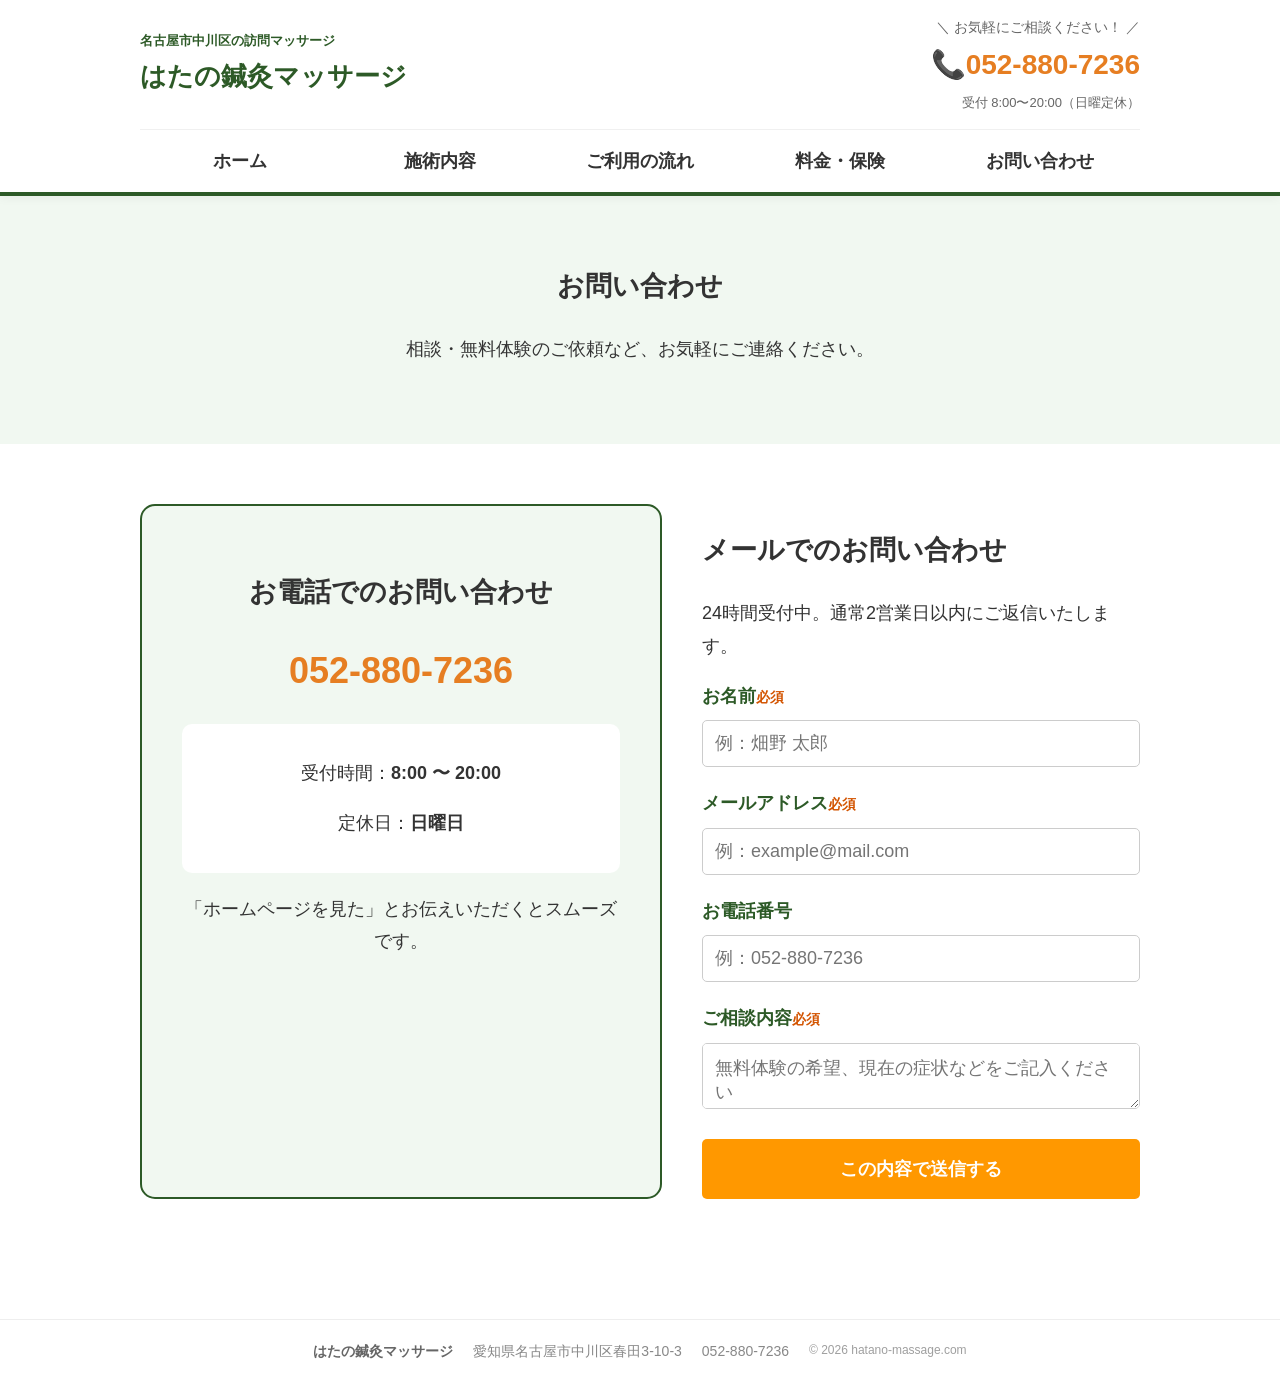
<file: contact.html>
<!DOCTYPE html>
<html lang="ja">
<head>
    <meta charset="UTF-8">
    <meta name="viewport" content="width=device-width, initial-scale=1.0">

    <title>お問い合わせ｜はたの鍼灸マッサージ【保険適用】</title>

    <meta name="description" content="名古屋市中川区を中心に訪問マッサージ・鍼灸を行っております。歩行困難や脳梗塞後遺症でお悩みの方のご自宅へ国家資格者が伺い、リハビリや痛みの緩和をサポート。まずは無料体験からお気軽にご相談ください。">

    <meta name="keywords" content="訪問マッサージ,名古屋市中川区,鍼灸,リハビリ,はたの鍼灸マッサージ">

    <link rel="canonical" href="https://hatano-massage.com/">

    <meta property="og:type" content="website">
    <meta property="og:title" content="はたの鍼灸マッサージ｜名古屋市中川区の訪問リハビリマッサージ">
    <meta property="og:description" content="ご自宅で安心の施術を。国家資格を持つ鍼灸師が、あなたの笑顔の毎日をサポートします。">
    <meta property="og:url" content="https://hatano-massage.com/">
    <meta property="og:image" content="https://hatano-massage.com/images/ogp-image.jpg">
    <link rel="icon" href="images/favicon.ico">

        <script type="application/ld+json">
    {
    "@context": "https://schema.org",
    "@type": "LocalBusiness",
    "name": "はたの鍼灸マッサージ",
    "image": "https://hatano-massage.com/images/profile.jpg", 
    "address": {
        "@type": "PostalAddress",
        "streetAddress": "春田3-10-3",
        "addressLocality": "名古屋市中川区",
        "addressRegion": "愛知県",
        "postalCode": "454-0985",
        "addressCountry": "JP"
    },
    "geo": {
        "@type": "GeoCoordinates",
        "latitude": 35.138851,
        "longitude": 136.815777
    },
    "url": "https://hatano-massage.com/",
    "telephone": "+81-52-880-7236",
    "priceRange": "¥¥",
    "openingHoursSpecification": [
        {
        "@type": "OpeningHoursSpecification",
        "dayOfWeek": ["Monday", "Tuesday", "Wednesday", "Thursday", "Friday", "Saturday"],
        "opens": "09:00",
        "closes": "19:00"
        }
    ],
    "areaServed": {
        "@type": "AdministrativeArea",
        "name": "名古屋市中川区"
    }
    }
    </script>


    <link rel="stylesheet" href="style.css">
</head>

<body> <header class="site-header">
    <div class="container">
        <div class="header-top">
            <div class="site-branding">
                <a href="index.html" class="logo-text">
                    <span class="sub-logo">名古屋市中川区の訪問マッサージ</span>
                    <h1>はたの鍼灸マッサージ</h1>
                </a>
            </div>

            <div class="header-contact">
                <p class="contact-label">＼ お気軽にご相談ください！ ／</p>
                <a href="tel:052-880-7236" class="header-tel">
                    <span class="icon">📞</span>052-880-7236
                </a>
                <p class="header-hours">受付 8:00〜20:00（日曜定休）</p>
            </div>

            <button class="menu-toggle" id="menu-toggle">
                <span></span>
                <span></span>
                <span></span>
            </button>
        </div>
            
        <nav class="main-nav" id="main-nav">
            <ul>
                <li><a href="index.html">ホーム</a></li>
                <li><a href="service.html">施術内容</a></li>
                <li><a href="flow.html">ご利用の流れ</a></li>
                <li><a href="price.html">料金・保険</a></li>
                <li><a href="contact.html" class="active">お問い合わせ</a></li> </ul>
        </nav>
    </div>
</header>

    <main>
        <section class="page-header hero"> <div class="container">
                <h1>お問い合わせ</h1>
                <p>相談・無料体験のご依頼など、お気軽にご連絡ください。</p>
            </div>
        </section>

        <section class="contact-section container">
            
            <div class="contact-box tel-box">
                <h2>お電話でのお問い合わせ</h2>
                <p class="tel-big">052-880-7236</p>
                <div class="business-hours">
                    <p>受付時間：<strong>8:00 〜 20:00</strong></p>
                    <p>定休日：<strong>日曜日</strong></p>
                </div>
                <p class="tel-note">「ホームページを見た」とお伝えいただくとスムーズです。</p>
            </div>

            <div class="contact-box form-box">
                <h2>メールでのお問い合わせ</h2>
                <p>24時間受付中。通常2営業日以内にご返信いたします。</p>
                
                <form action="https://formspree.io/f/xlgwadjy" method="post" class="contact-form">
                    <div class="form-group">
                        <label for="name">お名前<span>必須</span></label>
                        <input type="text" id="name" name="name" required placeholder="例：畑野 太郎">
                    </div>

                    <div class="form-group">
                        <label for="email">メールアドレス<span>必須</span></label>
                        <input type="email" id="email" name="email" required placeholder="例：example@mail.com">
                    </div>

                    <div class="form-group">
                        <label for="tel">お電話番号</label>
                        <input type="tel" id="tel" name="tel" placeholder="例：052-880-7236">
                    </div>

                    <div class="form-group">
                        <label for="message">ご相談内容<span>必須</span></label>
                        <textarea id="message" name="message" required placeholder="無料体験の希望、現在の症状などをご記入ください"></textarea>
                    </div>

                    <button type="submit" class="submit-btn">この内容で送信する</button>
                </form>
            </div>

        </section>
    </main>

    <footer class="site-footer">
        <div class="container">
            <div class="footer-content">
                <span class="footer-name">はたの鍼灸マッサージ</span>
                <span class="footer-address">愛知県名古屋市中川区春田3-10-3</span>
                <span class="footer-tel">052-880-7236</span>
                <p class="copyright">&copy; 2026 hatano-massage.com</p>
            </div>
        </div>
    </footer>
    <button id="back-to-top" class="back-to-top">↑ 上に戻る</button>
    <script src="script.js"></script>
</body>
</html>
</file>
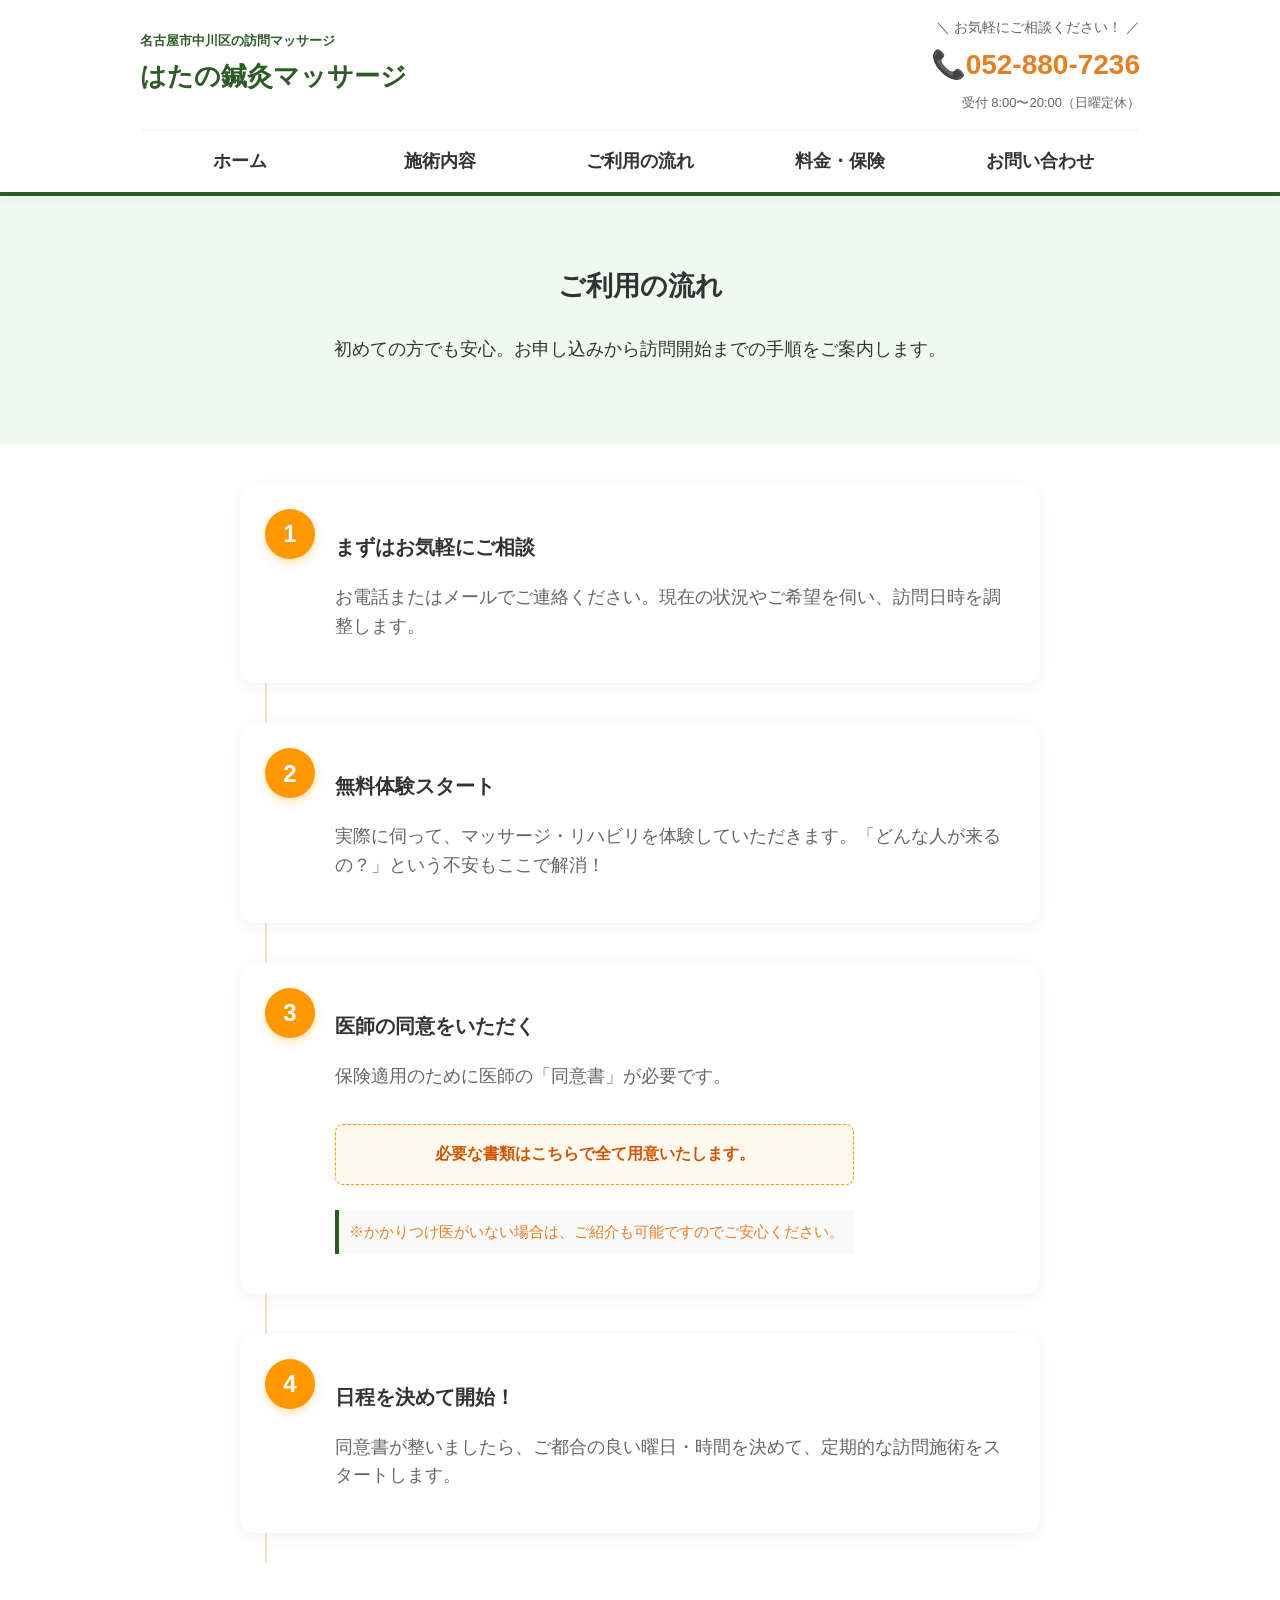
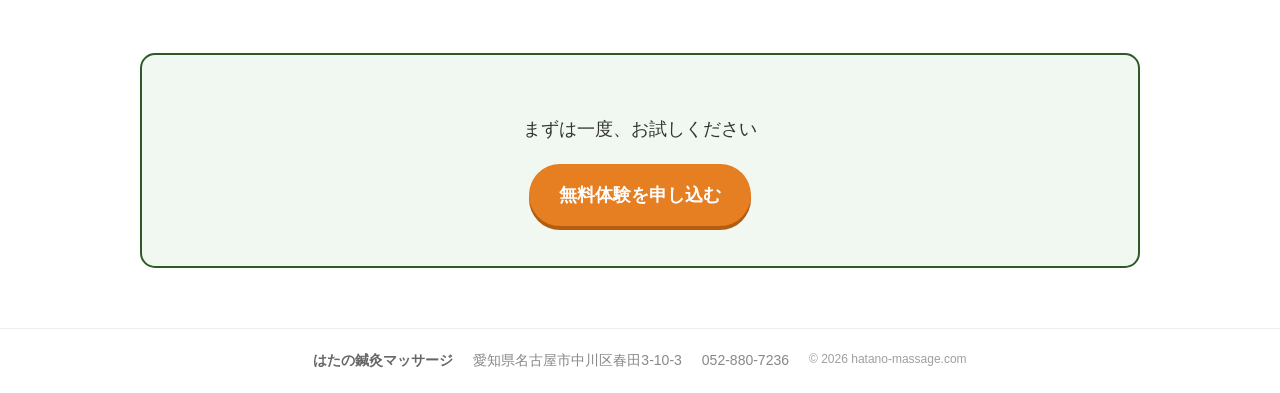
<file: flow.html>
<!DOCTYPE html>
<html lang="ja">
<head>
    <meta charset="UTF-8">
    <meta name="viewport" content="width=device-width, initial-scale=1.0">

    <title>ご利用の流れ｜はたの鍼灸マッサージ【保険適用】</title>

    <meta name="description" content="名古屋市中川区を中心に訪問マッサージ・鍼灸を行っております。歩行困難や脳梗塞後遺症でお悩みの方のご自宅へ国家資格者が伺い、リハビリや痛みの緩和をサポート。まずは無料体験からお気軽にご相談ください。">

    <meta name="keywords" content="訪問マッサージ,名古屋市中川区,鍼灸,リハビリ,はたの鍼灸マッサージ">

    <link rel="canonical" href="https://hatano-massage.com/">

    <meta property="og:type" content="website">
    <meta property="og:title" content="はたの鍼灸マッサージ｜名古屋市中川区の訪問リハビリマッサージ">
    <meta property="og:description" content="ご自宅で安心の施術を。国家資格を持つ鍼灸師が、あなたの笑顔の毎日をサポートします。">
    <meta property="og:url" content="https://hatano-massage.com/">
    <meta property="og:image" content="https://hatano-massage.com/images/ogp-image.jpg">
    <link rel="icon" href="images/favicon.ico" type="image/x-icon">

        <script type="application/ld+json">
    {
    "@context": "https://schema.org",
    "@type": "LocalBusiness",
    "name": "はたの鍼灸マッサージ",
    "image": "https://hatano-massage.com/images/profile.jpg", 
    "address": {
        "@type": "PostalAddress",
        "streetAddress": "春田3-10-3",
        "addressLocality": "名古屋市中川区",
        "addressRegion": "愛知県",
        "postalCode": "454-0985",
        "addressCountry": "JP"
    },
    "geo": {
        "@type": "GeoCoordinates",
        "latitude": 35.138851,
        "longitude": 136.815777
    },
    "url": "https://hatano-massage.com/",
    "telephone": "+81-52-880-7236",
    "priceRange": "¥¥",
    "openingHoursSpecification": [
        {
        "@type": "OpeningHoursSpecification",
        "dayOfWeek": ["Monday", "Tuesday", "Wednesday", "Thursday", "Friday", "Saturday"],
        "opens": "09:00",
        "closes": "19:00"
        }
    ],
    "areaServed": {
        "@type": "AdministrativeArea",
        "name": "名古屋市中川区"
    }
    }
    </script>


    <link rel="stylesheet" href="style.css">
</head>

<body> <header class="site-header">
    <div class="container">
        <div class="header-top">
            <div class="site-branding">
                <a href="index.html" class="logo-text">
                    <span class="sub-logo">名古屋市中川区の訪問マッサージ</span>
                    <h1>はたの鍼灸マッサージ</h1>
                </a>
            </div>

            <div class="header-contact">
                <p class="contact-label">＼ お気軽にご相談ください！ ／</p>
                <a href="tel:052-880-7236" class="header-tel">
                    <span class="icon">📞</span>052-880-7236
                </a>
                <p class="header-hours">受付 8:00〜20:00（日曜定休）</p>
            </div>

            <button class="menu-toggle" id="menu-toggle">
                <span></span>
                <span></span>
                <span></span>
            </button>
        </div>
            
        <nav class="main-nav" id="main-nav">
            <ul>
                <li><a href="index.html">ホーム</a></li>
                <li><a href="service.html">施術内容</a></li>
                <li><a href="flow.html" class="active">ご利用の流れ</a></li> <li><a href="price.html">料金・保険</a></li>
                <li><a href="contact.html">お問い合わせ</a></li>
            </ul>
        </nav>
    </div>
</header>

    <main>
        <section class="page-header hero"> <div class="container">
                <h1>ご利用の流れ</h1>
                <p>初めての方でも安心。お申し込みから訪問開始までの手順をご案内します。</p>
            </div>
        </section>

        <section class="flow container">
            <div class="flow-container">
                <div class="flow-item">
                    <div class="step-num">1</div>
                    <div class="flow-text">
                        <h3>まずはお気軽にご相談</h3>
                        <p>お電話またはメールでご連絡ください。現在の状況やご希望を伺い、訪問日時を調整します。</p>
                    </div>
                </div>

                <div class="flow-item">
                    <div class="step-num">2</div>
                    <div class="flow-text">
                        <h3>無料体験スタート</h3>
                        <p>実際に伺って、マッサージ・リハビリを体験していただきます。「どんな人が来るの？」という不安もここで解消！</p>
                    </div>
                </div>

                <div class="flow-item">
                    <div class="step-num">3</div>
                    <div class="flow-text">
                        <h3>医師の同意をいただく</h3>
                        <p>保険適用のために医師の「同意書」が必要です。</p>
                        
                        <div class="flow-note">
                            <strong>必要な書類はこちらで全て用意いたします。</strong>
                        </div>
                        
                        <p class="sub-text">※かかりつけ医がいない場合は、ご紹介も可能ですのでご安心ください。</p>
                    </div>
                </div>    

                <div class="flow-item">
                    <div class="step-num">4</div>
                    <div class="flow-text">
                        <h3>日程を決めて開始！</h3>
                        <p>同意書が整いましたら、ご都合の良い曜日・時間を決めて、定期的な訪問施術をスタートします。</p>
                    </div>
                </div>
            </div>

            <div class="cta-bottom tel-box" style="margin-top: 40px;"> <p>まずは一度、お試しください</p>
                <a href="tel:052-880-7236" class="btn-orange">無料体験を申し込む</a>
            </div>
        </section>
    </main>

    <div class="fixed-footer-actions">
        <a href="tel:0528807236" class="ft-btn ft-tel">
            <i class="fas fa-phone-alt"></i>
            <div class="ft-tel-text">
                052-880-7236
            </div>
        </a>
        <a href="contact.html" class="ft-btn ft-mail">
            <i class="fas fa-envelope"></i>
            <span>メール相談</span>
        </a>
    </div>

    <footer class="site-footer">
        <div class="container">
            <div class="footer-content">
                <span class="footer-name">はたの鍼灸マッサージ</span>
                <span class="footer-address">愛知県名古屋市中川区春田3-10-3</span>
                <span class="footer-tel">052-880-7236</span>
                <p class="copyright">&copy; 2026 hatano-massage.com</p>
            </div>
        </div>
    </footer>
    <button id="back-to-top" class="back-to-top">↑ 上に戻る</button>
    <script src="script.js"></script>
</body>
</html>
</file>
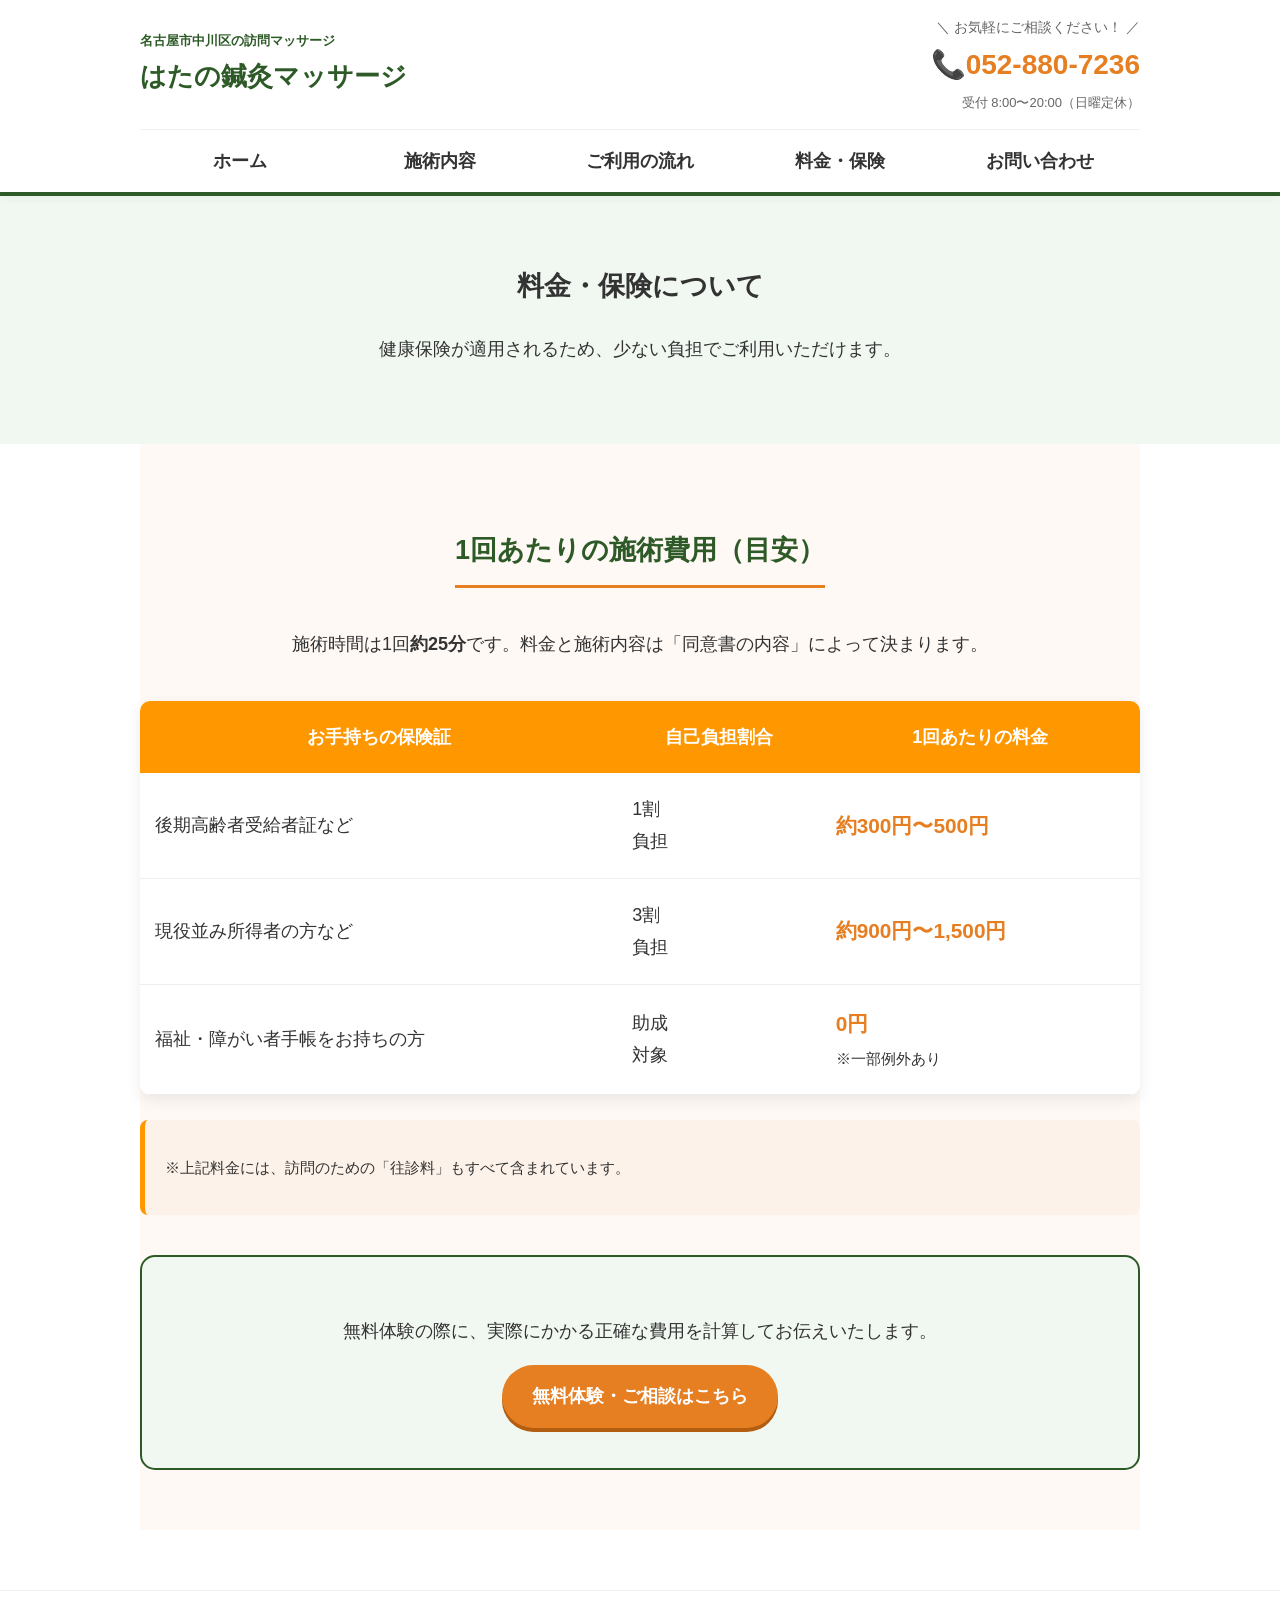
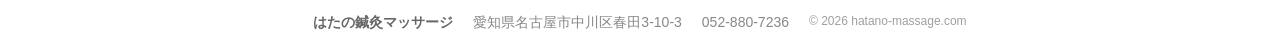
<file: price.html>
<!DOCTYPE html>
<html lang="ja">
<head>
    <meta charset="UTF-8">
    <meta name="viewport" content="width=device-width, initial-scale=1.0">

    <title>料金・保険について｜はたの鍼灸マッサージ【保険適用】</title>

    <meta name="description" content="名古屋市中川区を中心に訪問マッサージ・鍼灸を行っております。歩行困難や脳梗塞後遺症でお悩みの方のご自宅へ国家資格者が伺い、リハビリや痛みの緩和をサポート。まずは無料体験からお気軽にご相談ください。">

    <meta name="keywords" content="訪問マッサージ,名古屋市中川区,鍼灸,リハビリ,はたの鍼灸マッサージ">

    <link rel="canonical" href="https://hatano-massage.com/">

    <meta property="og:type" content="website">
    <meta property="og:title" content="はたの鍼灸マッサージ｜名古屋市中川区の訪問リハビリマッサージ">
    <meta property="og:description" content="ご自宅で安心の施術を。国家資格を持つ鍼灸師が、あなたの笑顔の毎日をサポートします。">
    <meta property="og:url" content="https://hatano-massage.com/">
    <meta property="og:image" content="https://hatano-massage.com/images/ogp-image.jpg">
    <link rel="icon" href="images/favicon.ico">

        <script type="application/ld+json">
    {
    "@context": "https://schema.org",
    "@type": "LocalBusiness",
    "name": "はたの鍼灸マッサージ",
    "image": "https://hatano-massage.com/images/profile.jpg", 
    "address": {
        "@type": "PostalAddress",
        "streetAddress": "春田3-10-3",
        "addressLocality": "名古屋市中川区",
        "addressRegion": "愛知県",
        "postalCode": "454-0985",
        "addressCountry": "JP"
    },
    "geo": {
        "@type": "GeoCoordinates",
        "latitude": 35.138851,
        "longitude": 136.815777
    },
    "url": "https://hatano-massage.com/",
    "telephone": "+81-52-880-7236",
    "priceRange": "¥¥",
    "openingHoursSpecification": [
        {
        "@type": "OpeningHoursSpecification",
        "dayOfWeek": ["Monday", "Tuesday", "Wednesday", "Thursday", "Friday", "Saturday"],
        "opens": "09:00",
        "closes": "19:00"
        }
    ],
    "areaServed": {
        "@type": "AdministrativeArea",
        "name": "名古屋市中川区"
    }
    }
    </script>


    <link rel="stylesheet" href="style.css">
</head>

<body> <header class="site-header">
    <div class="container">
        <div class="header-top">
            <div class="site-branding">
                <a href="index.html" class="logo-text">
                    <span class="sub-logo">名古屋市中川区の訪問マッサージ</span>
                    <h1>はたの鍼灸マッサージ</h1>
                </a>
            </div>

            <div class="header-contact">
                <p class="contact-label">＼ お気軽にご相談ください！ ／</p>
                <a href="tel:052-880-7236" class="header-tel">
                    <span class="icon">📞</span>052-880-7236
                </a>
                <p class="header-hours">受付 8:00〜20:00（日曜定休）</p>
            </div>

            <button class="menu-toggle" id="menu-toggle">
                <span></span>
                <span></span>
                <span></span>
            </button>
        </div>
            
        <nav class="main-nav" id="main-nav">
            <ul>
                <li><a href="index.html">ホーム</a></li>
                <li><a href="service.html">施術内容</a></li>
                <li><a href="flow.html">ご利用の流れ</a></li>
                <li><a href="price.html" class="active">料金・保険</a></li>
                <li><a href="contact.html">お問い合わせ</a></li>
            </ul>
        </nav>
    </div>
</header>

    <main>
        <section class="page-header hero"> <div class="container">
                <h1>料金・保険について</h1>
                <p>健康保険が適用されるため、少ない負担でご利用いただけます。</p>
            </div>
        </section>

        <section class="price-section container">
            <div class="price-intro section-title"> <h2>1回あたりの施術費用（目安）</h2>
                <p>施術時間は1回<strong>約25分</strong>です。料金と施術内容は「同意書の内容」によって決まります。</p>
            </div>

            <table class="price-table">
                <thead>
                    <tr>
                        <th>お手持ちの保険証</th>
                        <th>自己負担割合</th>
                        <th>1回あたりの料金</th>
                    </tr>
                </thead>
                <tbody>
                    <tr>
                        <td>後期高齢者受給者証など</td>
                        <td>1割<br class="so-only">負担</td>
                        <td><span class="price-highlight"><span class="no-br">約300円〜</span>500円</span></td>
                    </tr>
                    <tr>
                        <td>現役並み所得者の方など</td>
                        <td>3割<br class="so-only">負担</td>
                        <td><span class="price-highlight"><span class="no-br">約900円〜</span>1,500円</span></td>
                    </tr>
                    <tr>
                        <td>福祉・障がい者手帳をお持ちの方</td>
                        <td>助成<br class="so-only">対象</td>
                        <td><span class="price-highlight">0円</span><br><small>※一部例外あり</small></td>
                    </tr>
                </tbody>
            </table>

            <div class="price-notes">
                <p>※上記料金には、訪問のための「往診料」もすべて含まれています。</p>
            </div>

            <div class="cta-bottom tel-box" style="margin-top: 40px;">
                <p>無料体験の際に、実際にかかる正確な費用を計算してお伝えいたします。</p>
                <a href="tel:052-880-7236" class="btn-orange">無料体験・ご相談<br class="sp-only">はこちら</a>
            </div>
        </section>
    </main>

    <div class="fixed-footer-actions">
        <a href="tel:0528807236" class="ft-btn ft-tel">
            <i class="fas fa-phone-alt"></i>
            <div class="ft-tel-text">
                052-880-7236
            </div>
        </a>
        <a href="contact.html" class="ft-btn ft-mail">
            <i class="fas fa-envelope"></i>
            <span>メール相談</span>
        </a>
    </div>

    <footer class="site-footer">
        <div class="container">
            <div class="footer-content">
                <span class="footer-name">はたの鍼灸マッサージ</span>
                <span class="footer-address">愛知県名古屋市中川区春田3-10-3</span>
                <span class="footer-tel">052-880-7236</span>
                <p class="copyright">&copy; 2026 hatano-massage.com</p>
            </div>
        </div>
    </footer>
    <button id="back-to-top" class="back-to-top">↑ 上に戻る</button>
    <script src="script.js"></script>
</body>
</html>
</file>
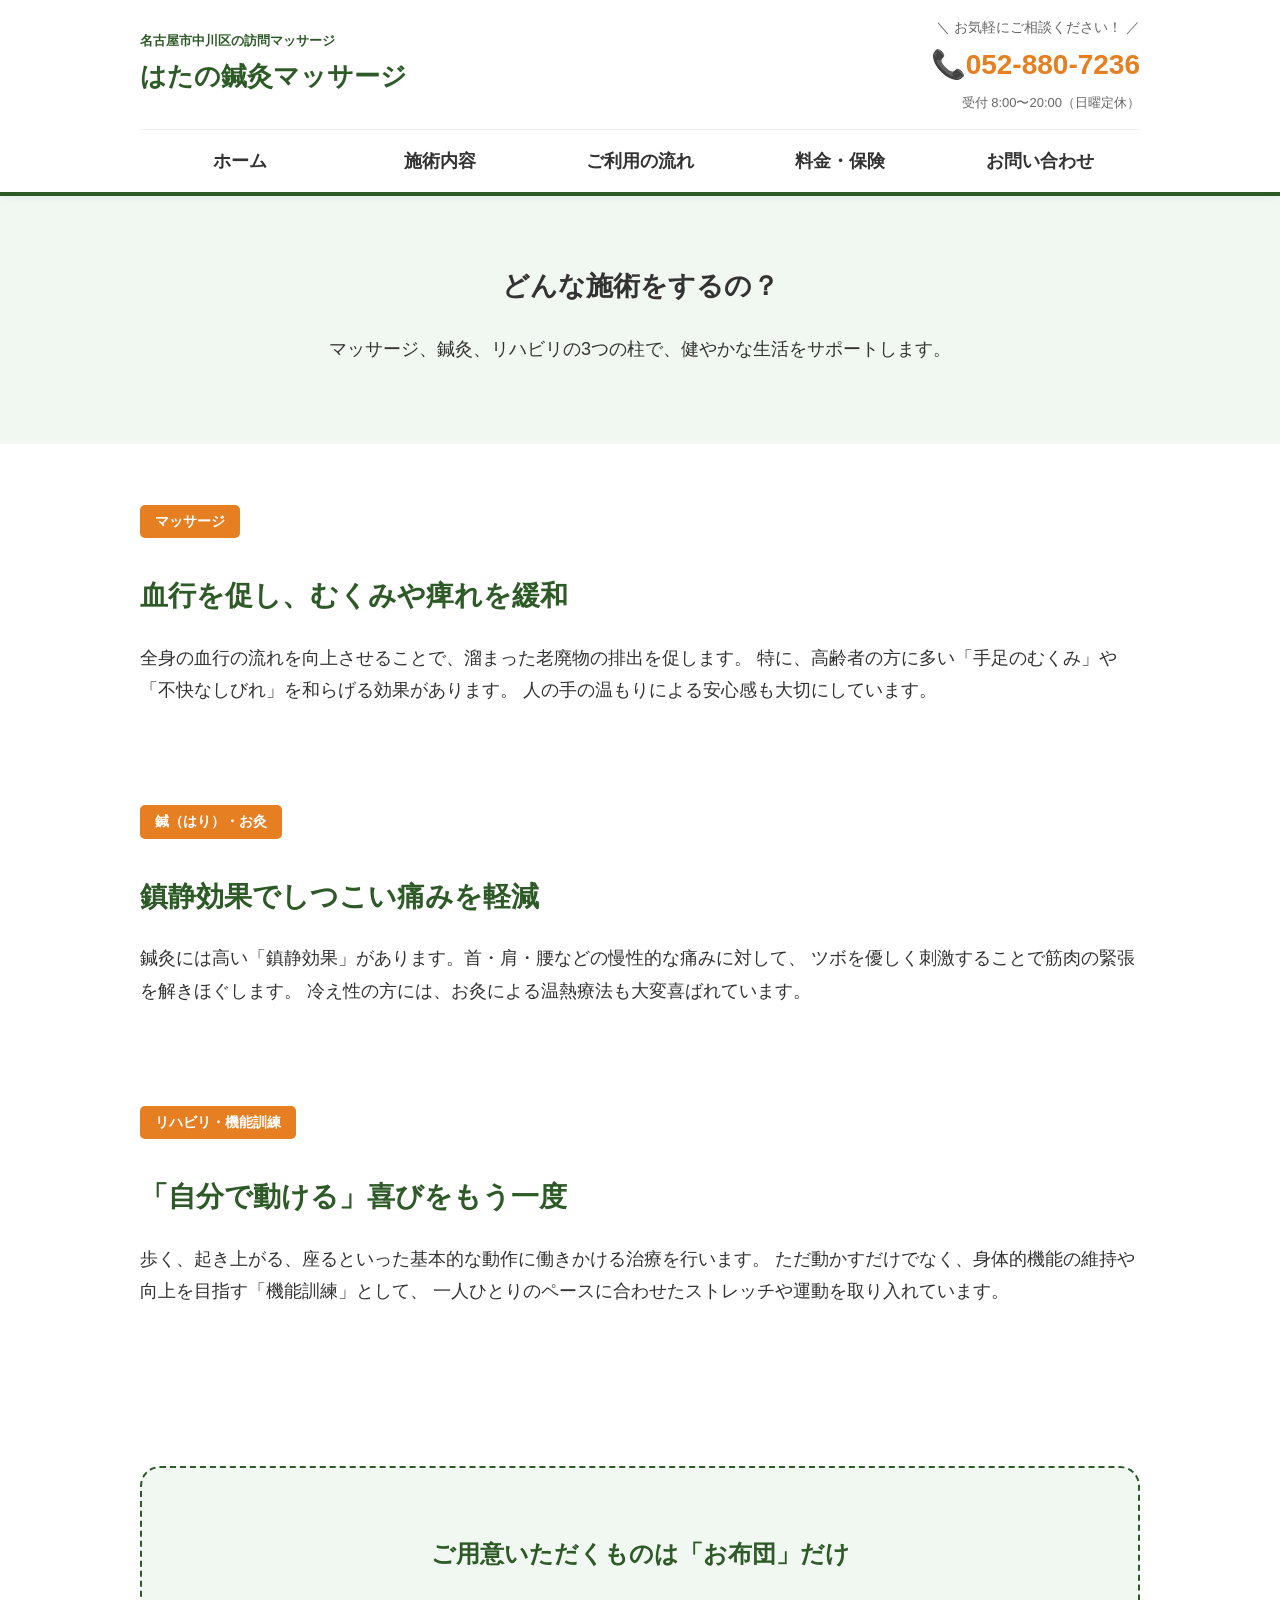
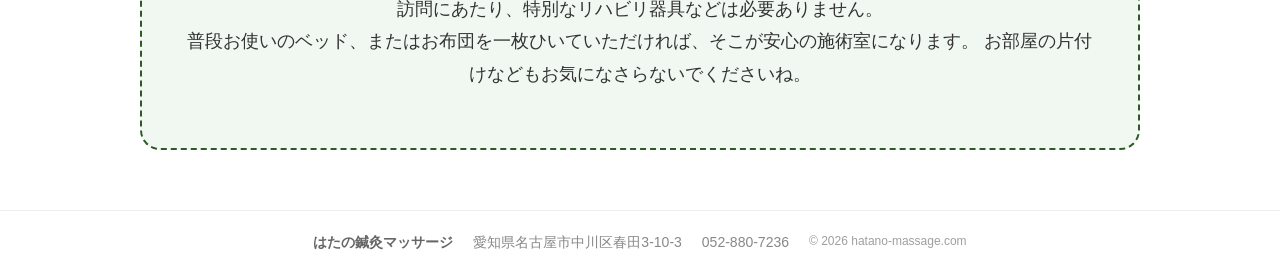
<file: service.html>
<!DOCTYPE html>
<html lang="ja">
<head>
    <meta charset="UTF-8">
    <meta name="viewport" content="width=device-width, initial-scale=1.0">

    <title>施術内容｜はたの鍼灸マッサージ【保険適用】</title>

    <meta name="description" content="名古屋市中川区を中心に訪問マッサージ・鍼灸を行っております。歩行困難や脳梗塞後遺症でお悩みの方のご自宅へ国家資格者が伺い、リハビリや痛みの緩和をサポート。まずは無料体験からお気軽にご相談ください。">

    <meta name="keywords" content="訪問マッサージ,名古屋市中川区,鍼灸,リハビリ,はたの鍼灸マッサージ">

    <link rel="canonical" href="https://hatano-massage.com/">

    <meta property="og:type" content="website">
    <meta property="og:title" content="はたの鍼灸マッサージ｜名古屋市中川区の訪問リハビリマッサージ">
    <meta property="og:description" content="ご自宅で安心の施術を。国家資格を持つ鍼灸師が、あなたの笑顔の毎日をサポートします。">
    <meta property="og:url" content="https://hatano-massage.com/">
    <meta property="og:image" content="https://hatano-massage.com/images/ogp-image.jpg">
    <link rel="icon" href="images/favicon.ico">

        <script type="application/ld+json">
    {
    "@context": "https://schema.org",
    "@type": "LocalBusiness",
    "name": "はたの鍼灸マッサージ",
    "image": "https://hatano-massage.com/images/profile.jpg", 
    "address": {
        "@type": "PostalAddress",
        "streetAddress": "春田3-10-3",
        "addressLocality": "名古屋市中川区",
        "addressRegion": "愛知県",
        "postalCode": "454-0985",
        "addressCountry": "JP"
    },
    "geo": {
        "@type": "GeoCoordinates",
        "latitude": 35.138851,
        "longitude": 136.815777
    },
    "url": "https://hatano-massage.com/",
    "telephone": "+81-52-880-7236",
    "priceRange": "¥¥",
    "openingHoursSpecification": [
        {
        "@type": "OpeningHoursSpecification",
        "dayOfWeek": ["Monday", "Tuesday", "Wednesday", "Thursday", "Friday", "Saturday"],
        "opens": "09:00",
        "closes": "19:00"
        }
    ],
    "areaServed": {
        "@type": "AdministrativeArea",
        "name": "名古屋市中川区"
    }
    }
    </script>


    <link rel="stylesheet" href="style.css">
</head>

<body> <header class="site-header">
    <div class="container">
        <div class="header-top">
            <div class="site-branding">
                <a href="index.html" class="logo-text">
                    <span class="sub-logo">名古屋市中川区の訪問マッサージ</span>
                    <h1>はたの鍼灸マッサージ</h1>
                </a>
            </div>

            <div class="header-contact">
                <p class="contact-label">＼ お気軽にご相談ください！ ／</p>
                <a href="tel:052-880-7236" class="header-tel">
                    <span class="icon">📞</span>052-880-7236
                </a>
                <p class="header-hours">受付 8:00〜20:00（日曜定休）</p>
            </div>

            <button class="menu-toggle" id="menu-toggle">
                <span></span>
                <span></span>
                <span></span>
            </button>
        </div>
            
        <nav class="main-nav" id="main-nav">
            <ul>
                <li><a href="index.html">ホーム</a></li>
                <li><a href="service.html" class="active">施術内容</a></li> <li><a href="flow.html">ご利用の流れ</a></li>
                <li><a href="price.html">料金・保険</a></li>
                <li><a href="contact.html">お問い合わせ</a></li>
            </ul>
        </nav>
    </div>
</header>

    <main>
        <section class="page-header hero"> <div class="container">
                <h1>どんな施術をするの？</h1>
                <p>マッサージ、鍼灸、リハビリの3つの柱で、健やかな生活をサポートします。</p>
            </div>
        </section>

        <section class="service-detail container">
            <div class="detail-box">
                <div class="detail-text">
                    <span class="service-tag">マッサージ</span>
                    <h2>血行を促し、むくみや痺れを緩和</h2>
                    <p>
                        全身の血行の流れを向上させることで、溜まった老廃物の排出を促します。
                        特に、高齢者の方に多い「手足のむくみ」や「不快なしびれ」を和らげる効果があります。
                        人の手の温もりによる安心感も大切にしています。
                    </p>
                </div>
            </div>

            <div class="detail-box rev">
                <div class="detail-text">
                    <span class="service-tag">鍼（はり）・お灸</span>
                    <h2>鎮静効果でしつこい痛みを軽減</h2>
                    <p>
                        鍼灸には高い「鎮静効果」があります。首・肩・腰などの慢性的な痛みに対して、
                        ツボを優しく刺激することで筋肉の緊張を解きほぐします。
                        冷え性の方には、お灸による温熱療法も大変喜ばれています。
                    </p>
                </div>
            </div>

            <div class="detail-box">
                <div class="detail-text">
                    <span class="service-tag">リハビリ・機能訓練</span>
                    <h2>「自分で動ける」喜びをもう一度</h2>
                    <p>
                        歩く、起き上がる、座るといった基本的な動作に働きかける治療を行います。
                        ただ動かすだけでなく、身体的機能の維持や向上を目指す「機能訓練」として、
                        一人ひとりのペースに合わせたストレッチや運動を取り入れています。
                    </p>
                </div>
            </div>
        </section>

        <section class="service-notice container">
            <div class="notice-card">
                <h3>ご用意いただくものは「お布団」だけ</h3>
                <p>
                    訪問にあたり、特別なリハビリ器具などは必要ありません。<br>
                    普段お使いのベッド、またはお布団を一枚ひいていただければ、そこが安心の施術室になります。
                    お部屋の片付けなどもお気になさらないでくださいね。
                </p>
            </div>
        </section>
    </main>

    <div class="fixed-footer-actions">
        <a href="tel:0528807236" class="ft-btn ft-tel">
            <i class="fas fa-phone-alt"></i>
            <div class="ft-tel-text">
                052-880-7236
            </div>
        </a>
        <a href="contact.html" class="ft-btn ft-mail">
            <i class="fas fa-envelope"></i>
            <span>メール相談</span>
        </a>
    </div>

    <footer class="site-footer">
        <div class="container">
            <div class="footer-content">
                <span class="footer-name">はたの鍼灸マッサージ</span>
                <span class="footer-address">愛知県名古屋市中川区春田3-10-3</span>
                <span class="footer-tel">052-880-7236</span>
                <p class="copyright">&copy; 2026 hatano-massage.com</p>
            </div>
        </div>
    </footer>
    </footer>
    <button id="back-to-top" class="back-to-top">↑ 上に戻る</button>
    <script src="script.js"></script>
</body>
</html>
</file>
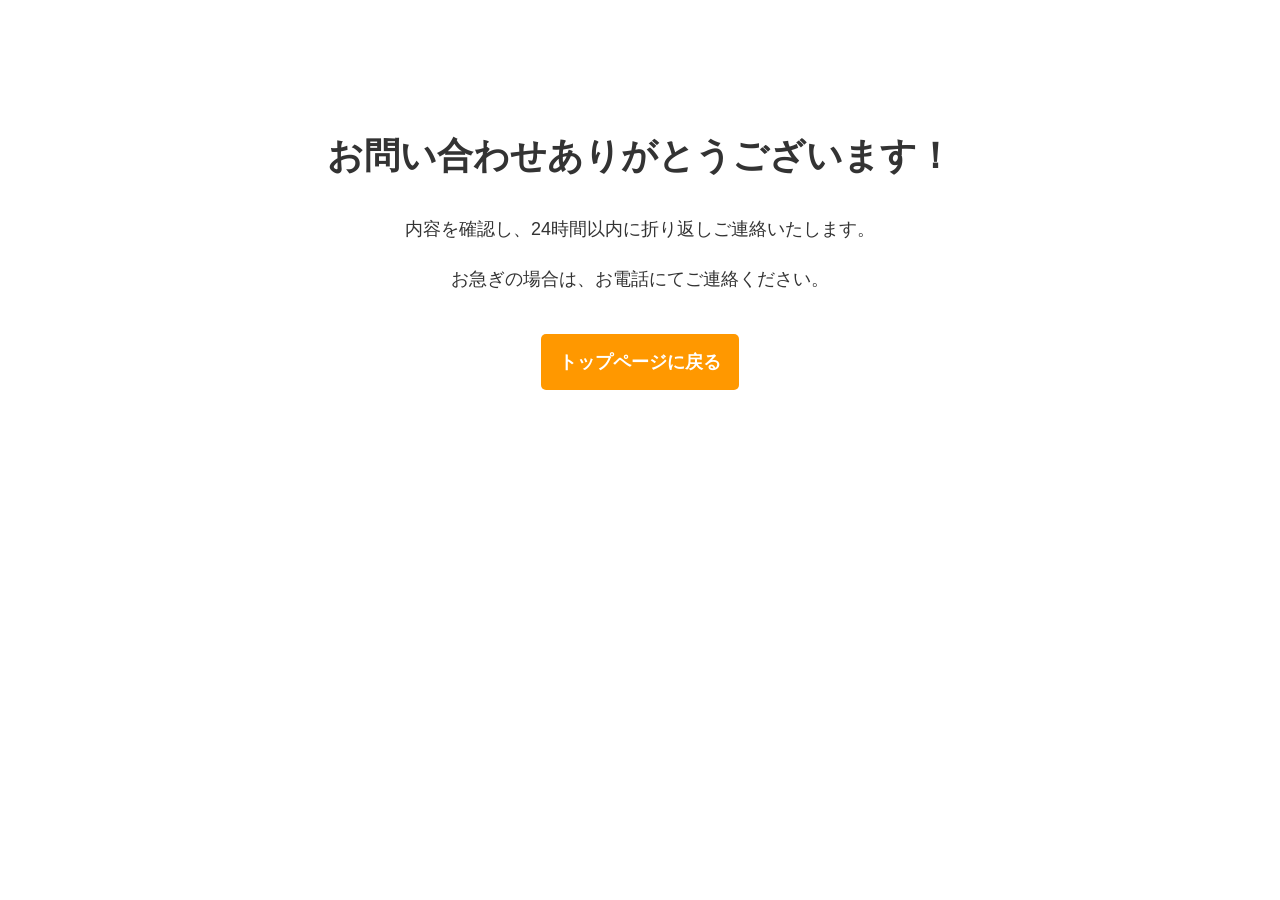
<file: thanks.html>
<!DOCTYPE html>
<html lang="ja">
<head>
    <meta charset="UTF-8">
    <meta name="viewport" content="width=device-width, initial-scale=1.0">

    <title>お問い合わせ完了｜はたの鍼灸マッサージ【保険適用】</title>

    <meta name="description" content="名古屋市中川区を中心に訪問マッサージ・鍼灸を行っております。歩行困難や脳梗塞後遺症でお悩みの方のご自宅へ国家資格者が伺い、リハビリや痛みの緩和をサポート。まずは無料体験からお気軽にご相談ください。">

    <meta name="keywords" content="訪問マッサージ,名古屋市中川区,鍼灸,リハビリ,はたの鍼灸マッサージ">

    <link rel="canonical" href="https://hatano-massage.com/">

    <meta property="og:type" content="website">
    <meta property="og:title" content="はたの鍼灸マッサージ｜名古屋市中川区の訪問リハビリマッサージ">
    <meta property="og:description" content="ご自宅で安心の施術を。国家資格を持つ鍼灸師が、あなたの笑顔の毎日をサポートします。">
    <meta property="og:url" content="https://hatano-massage.com/">
    <meta property="og:image" content="https://hatano-massage.com/images/ogp-image.jpg">
    <link rel="icon" href="images/favicon.ico">

        <script type="application/ld+json">
    {
    "@context": "https://schema.org",
    "@type": "LocalBusiness",
    "name": "はたの鍼灸マッサージ",
    "image": "https://hatano-massage.com/images/profile.jpg", 
    "address": {
        "@type": "PostalAddress",
        "streetAddress": "春田3-10-3",
        "addressLocality": "名古屋市中川区",
        "addressRegion": "愛知県",
        "postalCode": "454-0985",
        "addressCountry": "JP"
    },
    "geo": {
        "@type": "GeoCoordinates",
        "latitude": 35.138851,
        "longitude": 136.815777
    },
    "url": "https://hatano-massage.com/",
    "telephone": "+81-52-880-7236",
    "priceRange": "¥¥",
    "openingHoursSpecification": [
        {
        "@type": "OpeningHoursSpecification",
        "dayOfWeek": ["Monday", "Tuesday", "Wednesday", "Thursday", "Friday", "Saturday"],
        "opens": "09:00",
        "closes": "19:00"
        }
    ],
    "areaServed": {
        "@type": "AdministrativeArea",
        "name": "名古屋市中川区"
    }
    }
    </script>


    <link rel="stylesheet" href="style.css">
</head>
<body>
    <div style="text-align: center; padding: 100px 20px;">
        <h1>お問い合わせありがとうございます！</h1>
        <p>内容を確認し、24時間以内に折り返しご連絡いたします。</p>
        <p>お急ぎの場合は、お電話にてご連絡ください。</p>
        <br>
        <a href="index.html" class="submit-btn" style="text-decoration: none;">トップページに戻る</a>
    </div>
</body>
</html>
</file>
<file: style.css>
/* ==========================================
   1. 全体・基本設定 (Reset & Base)
   ========================================== */
body {
    font-family: "Hiragino Kaku Gothic ProN", "Meiryo", sans-serif;
    line-height: 1.8;
    font-size: 18px;
    color: #333;
    margin: 0;
}

.container {
    width: 90%;
    max-width: 1000px;
    margin: 0 auto;
}

main {
    padding-top: 180px;
}

.sp-only { display: none; }

@media (max-width: 768px) {
    .sp-only { display: inline; }
    .no-br { white-space: nowrap; }
}

/* スマホ版：文字サイズ */
@media (max-width: 768px) {
    body { font-size: 17px; line-height: 1.7; }
    h2 { font-size: 24px; margin-bottom: 20px; }
    h3 { font-size: 20px; }
    p { font-size: 17px; margin-bottom: 15px; }
}

/* 共通ボタン（オレンジ） */
.btn-orange {
    display: inline-block;
    background-color: #e67e22;
    color: white;
    padding: 15px 30px;
    border-radius: 50px;
    text-decoration: none;
    font-weight: bold;
    box-shadow: 0 4px 0 #b35d10;
    transition: 0.3s;
}

.btn-orange:hover {
    background-color: #d35400;
}

/* 共通セクションタイトル */
.section-title {
    text-align: center;
    margin-bottom: 40px;
}

.section-title h2 {
    display: inline-block;
    color: #2d5a27;
    border-bottom: 3px solid #e67e22;
    padding-bottom: 10px;
}

/* ==========================================
   2. ヘッダー + 固定フッターボタン　(Header & Navigation& Fixed Footer)
   ========================================== */
.site-header {
    position: fixed;
    top: 0;
    left: 0;
    width: 100%;
    z-index: 2000;
    background: #fff;
    border-bottom: 4px solid #2d5a27;
    transition: all 0.3s ease-in-out;
    box-shadow: 0 2px 10px rgba(0,0,0,0.05);
}

.header-top {
    display: flex;
    justify-content: space-between;
    align-items: center;
    padding: 15px 0;
}

/* ロゴ周り */
.logo-text { text-decoration: none; display: block; }
.sub-logo { display: block; font-size: 13px; color: #2d5a27; font-weight: bold; }
.logo-text h1 { font-size: 26px; color: #2d5a27; margin: 0; }

/* 連絡先 */
.header-contact { text-align: right; }
.contact-label { font-size: 14px; margin: 0; color: #666; }
.header-tel { font-size: 28px; font-weight: bold; color: #e67e22; text-decoration: none; }
.header-hours { font-size: 13px; margin: 0; color: #666; }

/* ナビゲーション（PC） */
.main-nav { border-top: 1px solid #f0f0f0; }
.main-nav ul { 
    display: flex; 
    list-style: none; 
    margin: 0; 
    padding: 0; 
}
.main-nav li { flex: 1; }
.main-nav a {
    display: block; 
    padding: 15px 0; 
    text-align: center; 
    text-decoration: none;
    color: #333; 
    font-weight: bold; 
    transition: 0.3s;
}

/* スクロール時の制御（PC） */
@media (min-width: 769px) {
    .site-header.scrolled .header-top { padding: 5px 0; }
    .site-header.scrolled .logo-text h1 { font-size: 20px; }
    .site-header.scrolled .sub-logo,
    .site-header.scrolled .contact-label,
    .site-header.scrolled .header-hours { display: none; }
    .site-header.scrolled .main-nav a { padding: 8px 0; font-size: 14px; }
    .menu-toggle { display: none !important; }
}

/* ヘッダー・スマホ対応（レスポンシブ） */
@media (max-width: 768px) {
    main { padding-top: 60px !important; }
    .site-header { padding: 5px 0 !important; border-bottom: 2px solid #2d5a27; }
    .header-top { display: flex; flex-direction: row; align-items: center; justify-content: space-between; gap: 10px; padding: 8px 15px !important; max-width: 100%;}
    .contact-label, .header-hours, .header-tel { display: none !important; }
    .logo-text h1 { font-size: 25px !important; white-space: nowrap; line-height: 1.2; margin: 0; }

    /* ハンバーガーボタン */
    .menu-toggle {
        display: flex !important;
        flex-direction: column;
        justify-content: space-between;
        width: 30px; height: 22px;
        background: none; border: none;
        z-index: 3000; margin-left: 5px;
        flex-shrink: 0; padding: 0;
    }
    .menu-toggle span {
        display: block; width: 100%; height: 3px;
        background-color: #2d5a27; transition: 0.3s; border-radius: 3px;
    }
    /* メニュー本体 */
    .main-nav {
        position: fixed; top: 0; right: -100%;
        width: 80%; height: 100vh;
        background-color: #fff; z-index: 2500;
        padding: 100px 20px 20px;
        box-shadow: -5px 0 15px rgba(0,0,0,0.1);
        transition: 0.4s ease;
    }
    .main-nav.open { right: 0; }
    .main-nav ul { flex-direction: column; }
    .main-nav li { width: 100%; border-bottom: 1px solid #eee; }
    .main-nav a { text-align: left; padding: 20px; font-size: 18px; }

    /* ✕アニメーション */
    .menu-toggle.open span:nth-child(1) { transform: translateY(9px) rotate(45deg); }
    .menu-toggle.open span:nth-child(2) { opacity: 0; }
    .menu-toggle.open span:nth-child(3) { transform: translateY(-10px) rotate(-45deg); }
}

/* 固定フッター：ベース（PCでは隠す） */
.fixed-footer-actions {
    display: none;
}

@media (max-width: 768px) {
    .fixed-footer-actions { display: flex; position: fixed; bottom: 0; left: 0; width: 100%; height: 65px; z-index: 9999; box-shadow: 0 -2px 10px rgba(0,0,0,0.1); }
    .ft-btn { flex: 1; display: flex; flex-direction: column; align-items: center; justify-content: center; text-decoration: none; font-weight: bold; font-size: 20px; gap: 2px; }
    .ft-tel { background-color: #2d5a27; color: #fff; }
    .ft-mail {background-color: #e67e22; color: #fff; border-left: 1px solid rgba(255,255,255,0.3); /* 境界線 */}
    .ft-btn i { font-size: 18px; }
    body { padding-bottom: 65px; }
}

/* ==========================================
   3. メインコンテンツ：各セクション (Index Parts)
   ========================================== */

/* --- メインビジュアル (Hero) --- */
.hero {
    padding: 60px 20px;
    background-color: #f1f8f1;
    text-align: center;
}
.hero h2 {
    color: #2d5a27;
    font-size: 32px;
}
.hero-container {
    display: flex;
    align-items: center;
    justify-content: space-between;
    gap: 40px;
}
.hero-text {
    flex: 2;
}
.hero-image {
    flex: 1;
    display: flex;
    justify-content: center;
}
.hero-illustration {
    width: 100%;
    max-width: 500px;
    height: auto;
    mix-blend-mode: multiply; 
    filter: drop-shadow(10px 10px 20px rgba(0,0,0,0.05));
}
/* Heroセクション：スマホ対応 */
@media (max-width: 768px) {
    .hero { padding: 40px 15px; text-align: center; }
    .hero-container { flex-direction: column; gap: 0px; }
    .hero-image { order: -1; width: 100%; margin-bottom: -10px;}
    .hero-illustration { max-width: 250px; margin: 0 auto; }
    .hero-illustration.none { display: none; }    
    .hero-text { width: 100%; }
    .hero h2 { font-size: 24px; line-height: 1.4; margin-bottom: 15px; }
    .hero p { font-size: 15px; line-height: 1.6; color: #555; }
}
/* --- お悩み解決 (Problems) --- */
.problems {
    padding: 60px 0;
}
.problem-grid {
    display: flex;
    flex-wrap: wrap;
    gap: 20px;
    margin-bottom: -50px;
}
.problem-item {
    flex: 1;
    min-width: 350px;
    max-width: 500px;
    padding: 10px 10px;
    background: #f9fdf9;
    border: 2px solid #2d5a27;
    border-radius: 10px;
    margin-bottom: 20px;
}
.problem-item h3 {
    color: #2d5a27;
    font-size: 30px;
    text-align: center;
    margin-bottom: 18px;
}
.problem-content {
    display: flex;
    align-items: center;
    justify-content: space-between;
    gap: 20px;
}
.problem-content ul {
    flex: 1;
    list-style: "✔ ";
    padding-left: 50px;
    margin-bottom: 20px;
}
.problem-content ul li {
    font-size: 18px;
    margin-bottom: 10px;
    font-weight: bold;
}
.problem-icon {
    width: 180px;
    height: 180px;
    padding: 10px;
    object-fit: contain;
    margin-left: 10px;
    margin-right: 15px;
    flex-shrink: 0;
}

@media (max-width: 768px) {
    .problems { padding: 40px 15px; }
    .problem-grid { margin-bottom: 0; gap: 15px; }
    .problem-item { min-width: 100%; padding: 20px 15px; box-sizing: border-box; }
    .problem-item h3 { font-size: 20px; margin-bottom: 15px;}
    .problem-content { display: flex; flex-direction: row; align-items: center;  justify-content: space-between; gap: 10px;}
    .problem-content ul { flex: 1; padding-left: 20px; margin-bottom: 0; list-style-type: none; }
    .problem-content ul li { font-size: 14px; margin-bottom: 8px; position: relative; padding-left: 1.2em; line-height: 1.4; }
    .problem-content ul li::before { content: "✔"; position: absolute; left: 0; color: #e67e22; }
    .problem-icon { width: 100px; height: 100px; margin: 0; padding: 5px; flex-shrink: 0; }
}

/* --- サービスサマリー (Service Summary) --- */
.service-summary {
    padding: 10px 0;
}
.service-grid {
    display: flex;
    flex-wrap: wrap;
    gap: 20px;
    margin-bottom: 40px;
}
.service-card {
    flex: 1;
    min-width: 250px;
    padding: 25px;
    background: #f1f8f1;
    border-radius: 15px;
    text-align: center;
    gap: 5px;
    justify-content: space-between;
}
.service-card h3 {
    display: inline-block;
    color: #2d5a27;
    font-size: 22px;
    border-bottom: 2px solid #2d5a27;
    margin-bottom: 15px;
    padding-bottom: 5px;
}
.service-card p {
    font-size: 16px;
    margin: 0;
}
.service-icon {
    width: 100%;
    max-width: 180px;
    height: 160px;
    object-fit: contain;
    margin-bottom: 15px;
    mix-blend-mode: multiply;
}

/* 申し込み・準備の枠 (CTA/Prep) */
.cta-box {
    padding: 30px;
    background-color: #fff4e6;
    border: 2px dashed #e67e22;
    border-radius: 15px;
    text-align: center;
}
.highlight {
    color: #d35400;
    font-size: 22px;
    margin: 20px 0;
}
.room-prep {
    max-width: 700px;
    margin: 0 auto;
    padding: 20px;
    background-color: #fff;
    border: 2px solid #e67e22;
    border-radius: 15px;
}
.room-prep-inner { text-align: center; }
.room-prep h4 { color: #e67e22; font-size: 20px; margin: 0 0 10px; }
.room-prep strong { color: #d35400; font-size: 20px; }

/* --- プロフィール (Profile) --- */
.profile-section {
    padding: 60px 0;
    margin: 50px 0;
    background-color: #fdfaf5;
}
.profile-flex {
    display: flex;
    flex-wrap: wrap;
    align-items: center;
    gap: 50px;
}
.profile-image {
    flex: 1;
    min-width: 300px;
    text-align: center;
}
.profile-image img {
    width: 100%;
    max-width: 350px;
    border-radius: 20px;
    box-shadow: 10px 10px 0px #e0ecd0;
    object-fit: cover;
}
.profile-image .name {
    margin-top: 15px;
    font-size: 1.2rem;
    color: #2d5a27;
    white-space: nowrap;
}
.profile-text {
    flex: 1.5;
    min-width: 300px;
}
.profile-text h3 {
    position: relative;
    color: #2d5a27;
    font-size: 24px;
    padding-bottom: 10px;
    margin-bottom: 20px;
}
.profile-text h3::after {
    content: "";
    position: absolute;
    bottom: 0; left: 0;
    width: 60px; height: 3px;
    background-color: #88b04b;
}
.profile-text p {
    color: #444;
    line-height: 1.8;
    margin-bottom: 15px;
}

/* プロフィール・スマホ対応 */
@media (max-width: 768px) {
    .profile-flex { flex-direction: column; gap: 20px; }
    .profile-image img { width: 60%; max-width: 200px; height: auto; border-radius: 15px; box-shadow: 5px 5px 0px #e0ecd0; }
    .profile-image .name { font-size: 1.1rem; margin-top: 10px; }
    .profile-text { text-align: center; }
    .profile-text h3 { font-size: 20px; }
    .profile-text h3::after { left: 50%; transform: translateX(-50%); }
    .profile-text p { text-align: left; font-size: 16px; }
}

/* --- 患者様の声 (Testimonial) --- */
.testimonial {
    padding: 10px 0;
}
.testimonial-card {
    position: relative;
    padding: 30px;
    background: #fff;
    border: 2px solid #e67e22;
    border-radius: 20px;
    box-shadow: 0 5px 15px rgba(0,0,0,0.05);
}
.testimonial-card::before {
    content: "“";
    position: absolute;
    top: -20px; left: 30px;
    font-size: 80px;
    color: #fcece0;
    font-family: serif;
}
.testimonial-flex {
    display: flex;
    flex-wrap: wrap;
    gap: 30px;
    align-items: flex-start;
}
.testimonial-image {
    flex: 1;
    min-width: 200px;
    text-align: center;
}
.testimonial-image img {
    width: 100%;
    max-width: 180px;
    border: 3px solid #f1f8f1;
    border-radius: 10px;
}
.customer-info { margin-top: 10px; }
.customer-status { font-size: 14px; color: #666; }
.testimonial-text { flex: 3; min-width: 300px; }
.quote-tag {
    display: inline-block;
    padding: 2px 12px;
    background: #e67e22;
    color: white;
    font-size: 14px;
    border-radius: 5px;
    margin-bottom: 15px;
}
.testimonial-text p { font-size: 18px; line-height: 1.7; margin-bottom: 15px; }
.testimonial-text strong {
    background: linear-gradient(transparent 70%, #fff4e6 70%);
    color: #d35400;
}

/* 声・スマホ対応 */
@media (max-width: 600px) {
    .testimonial-flex { flex-direction: column; align-items: center; }
    .testimonial-text { text-align: left; }
}

/* ==========================================
   4. FAQ・ご利用の流れ (FAQ & Flow)
   ========================================== */

/* --- FAQ --- */
.faq-question {
    position: relative;
    width: 100%;
    padding: 20px;
    background: #f1f8f1;
    border: none;
    border-bottom: 1px solid #ccc;
    font-size: 18px;
    font-weight: bold;
    text-align: left;
    cursor: pointer;
}
.faq-question::after {
    content: "▼";
    position: absolute;
    right: 20px;
    color: #2d5a27;
}
.faq-answer {
    display: none;
    padding: 20px;
    background: #fff;
    border-bottom: 1px solid #ccc;
}
.faq-item.active .faq-answer { display: block; }
.faq-item.active .faq-question::after { content: "▲"; }

/* --- ご利用の流れ (Flow) --- */
.flow-container {
    position: relative;
    max-width: 800px;
    margin: 0 auto;
    padding: 40px 0;
}
/* ステップ間の縦線（PC） */
.flow-container::before {
    content: "";
    position: absolute;
    left: 25px; top: 50px; bottom: 50px;
    width: 2px;
    background: #ffdec0;
    z-index: 0;
}
.flow-item {
    position: relative;
    display: flex;
    align-items: flex-start;
    padding: 25px;
    margin-bottom: 40px;
    background: #fff;
    border-radius: 15px;
    box-shadow: 0 4px 15px rgba(0,0,0,0.05);
    z-index: 1;
}
.step-num {
    flex-shrink: 0;
    display: flex;
    align-items: center;
    justify-content: center;
    width: 50px; height: 50px;
    margin-right: 20px;
    background: #ff9800;
    color: #fff;
    font-size: 24px;
    font-weight: bold;
    border-radius: 50%;
    box-shadow: 0 4px 10px rgba(255, 152, 0, 0.3);
}
.flow-text h3 { margin-bottom: 10px; color: #333; font-size: 1.25rem; }
.flow-text p { color: #666; line-height: 1.6; }
.flow-item strong { color: #d35400; }
.sub-text {
    display: block;
    margin-top: 10px;
    padding: 10px;
    background-color: #f9f9f9;
    border-left: 4px solid #2d5a27;
    font-size: 15px;
    color: #e67e22 !important;
}
/* 補足ボックス（書類など） */
.flow-note {
    display: inline-block;
    width: 100%;
    padding: 15px;
    margin: 15px 0;
    background-color: #fff9f0;
    border: 1px dashed #ff9800;
    border-radius: 8px;
    box-sizing: border-box;
}
.flow-note strong {
    display: block;
    color: #d35400;
    font-size: 1rem;
    text-align: center;
}

/* ご利用の流れ：スマホ対応 */
@media (max-width: 768px) {
    .flow-container::before { left: 20px; }
    .flow-item { padding: 20px; }
    .step-num { width: 40px; height: 40px; font-size: 18px; margin-right: 15px; }
    .flow-note { padding: 12px; font-size: 0.95rem; }
}

/* --- トップページ用ステップサマリー (Summary Steps) --- */
.summary-steps-box {
    display: flex;
    justify-content: space-between;
    align-items: center;
    gap: 10px;
    margin: 40px 0;
    flex-wrap: wrap;
}
.s-step-card {
    flex: 1;
    min-width: 160px;
    padding: 20px 10px;
    background: #fff;
    border: 3px solid #2d5a27;
    border-radius: 15px;
    text-align: center;
    box-shadow: 0 4px 10px rgba(0,0,0,0.05);
}
.s-step-card.highlight { border-color: #e67e22; }
.s-number {
    display: flex;
    align-items: center;
    justify-content: center;
    width: 35px; height: 35px;
    margin: 0 auto 10px;
    background: #2d5a27;
    color: #fff;
    font-weight: bold;
    border-radius: 50%;
}
.s-icon-wrap {
    width: 80px;
    height: 80px;
    background: #f0f7f0;
    border-radius: 50%;
    margin: 0 auto 15px;
    display: flex;
    align-items: center;
    justify-content: center;
    position: relative;
}
.s-step-icon {
    width: 60%;
    height: auto;
    mix-blend-mode: multiply;
}
.s-step-card.highlight .s-number { background: #e67e22; }
.s-step-card h4 { margin: 0 0 10px; color: #2d5a27; font-size: 19px; }
.s-step-card.highlight h4 { color: #e67e22; }
.s-step-card p { font-size: 15px; line-height: 1.4; margin: 0; }
.s-arrow-new { font-size: 24px; color: #ccc; font-weight: bold; }
.s-step-icon.is-small-1 { transform: scale(1.4); }
.s-step-icon.is-small-2 { transform: scale(1.2); }
/* ステップサマリー：スマホ対応 */
@media (max-width: 768px) {
    .summary-steps-box { width: 100%; padding: 0 15px; box-sizing: border-box; flex-direction: column; gap: 5px; }
    .s-arrow-new { transform: rotate(90deg); margin: 5px 0; opacity: 0.6; }
    .s-step-card { display: flex; flex-direction: row; align-items: center; justify-content: center; width: 95%; padding: 18px; margin-bottom: 5px; gap: 11px; background: #fff; border-radius: 15px; min-height: 90px; box-sizing: border-box; }
    .s-number { display: flex; justify-content: center; align-items: center; width: 45px; height: 45px; margin: 0; font-size: 30px; border-radius: 50%; flex-shrink: 0; }
    .s-step-text { flex: 1; max-width: 180px; text-align: left; padding: 0;}
    .s-step-text h4 { font-size: 23px; margin-bottom: 4px; color: #2d5a27; }
    .s-step-text p { font-size: 20px; white-space: nowrap; line-height: 1.4; margin: 0; color: #666; }
    .s-icon-wrap { width: 65px; height: 65px; margin: 0; background: white; border-radius: 50%; display: flex; align-items: center; justify-content: center; flex-shrink: 0;}
    .s-step-icon { width: 100%; height: auto; }
    .s-arrow-new { text-align: center; margin: 5px auto; display: block; }
}

/* --- 手順を見るボタン位置調整 --- */
.center-btn {
    position: relative;
    text-align: center;
    margin: 40px 0;
    z-index: 10;
}
@media (max-width: 768px) {
    .center-btn {
        display: flex;
        justify-content: center;
        margin-top: 40px !important;
        margin-bottom: 50px !important;
        padding: 0 15px;
    }
    .center-btn .btn-orange {
        width: 90%;
        max-width: 350px;
        padding: 18px 0;
        font-size: 18px;
        border-radius: 50px;
        box-shadow: 0 4px 15px rgba(0,0,0,0.1);
    }
}

/* ==========================================
   5. 料金・サービス詳細・お問い合わせ (Other Pages)
   ========================================== */

/* --- 料金ページ (Price) --- */
.price-section { padding: 60px 0; background-color: #fff9f5; }
.price-intro { text-align: center; margin-bottom: 40px; }
.price-table {
    width: 100%;
    margin-bottom: 25px;
    background: #fff;
    border-collapse: collapse;
    border-radius: 10px;
    overflow: hidden;
    box-shadow: 0 5px 15px rgba(0,0,0,0.08);
}
.price-table th { background-color: #ff9800; color: #fff; padding: 20px 10px; }
.price-table td { padding: 20px 15px; border-bottom: 1px solid #eee; }
.price-highlight { font-size: 1.3rem; font-weight: bold; color: #e67e22; }
.price-notes {
    padding: 20px;
    background: #fdf2e9;
    border-left: 5px solid #ff9800;
    border-radius: 8px;
    font-size: 0.95rem;
    line-height: 1.6;
}
@media (max-width: 600px) {
    .price-table { font-size: 16px; }
    .price-table th, .price-table td { padding: 10px; }
}

/* --- 施術内容詳細 (Service Detail) --- */
.service-detail { padding: 60px 0; }
.detail-box { display: flex; align-items: center; gap: 40px; margin-bottom: 80px; }
.detail-box.rev { flex-direction: row-reverse; }
.detail-text { flex: 1; }
.service-tag {
    display: inline-block;
    padding: 4px 15px;
    margin-bottom: 10px;
    background: #e67e22;
    color: #fff;
    font-weight: bold;
    font-size: 14px;
    border-radius: 5px;
}
.detail-text h2 { color: #2d5a27; font-size: 28px; margin-bottom: 20px; }
.detail-text p { font-size: 18px; line-height: 1.8; }
.notice-card {
    padding: 40px;
    background: #f1f8f1;
    border: 2px dashed #2d5a27;
    border-radius: 20px;
    text-align: center;
}
.notice-card h3 { color: #2d5a27; font-size: 24px; margin-bottom: 15px; }
@media (max-width: 768px) {
    .detail-box, .detail-box.rev { flex-direction: column; margin-bottom: 50px; }
}

/* --- お問い合わせ (Contact Form) --- */
.contact-section { display: flex; flex-wrap: wrap; gap: 40px; padding: 60px 0; }
.contact-box { flex: 1; min-width: 300px; }
.tel-box {
    padding: 40px;
    background: #f1f8f1;
    border: 2px solid #2d5a27;
    border-radius: 15px;
    text-align: center;
}
.tel-big { color: #e67e22; font-size: 36px; font-weight: bold; margin: 20px 0; }
.business-hours { padding: 15px; margin-bottom: 20px; background: #ffffff; border-radius: 10px; }
.form-group { margin-bottom: 20px; }
.form-group label { display: block; margin-bottom: 8px; color: #2d5a27; font-weight: bold; }
.form-group label span { color: #d35400; font-size: 14px; }
.form-group input, .form-group textarea {
    width: 100%; padding: 12px;
    border: 1px solid #ccc; border-radius: 5px;
    font-size: 18px; box-sizing: border-box;
}
.contact-form .btn-orange { width: 100%; border: none; cursor: pointer; }
.submit-btn {
    width: 100% !important; padding: 18px !important;
    background: #ff9800; color: #fff;
    font-size: 1.1rem !important; font-weight: bold;
    border: none; border-radius: 5px; cursor: pointer;
}

/* お問い合わせ：スマホ対応 */
@media (max-width: 768px) {
    .contact-section.container { padding-left: 15px !important; padding-right: 15px !important; }
    .contact-box { padding: 25px 15px !important; margin-bottom: 30px !important; width: 100% !important; box-sizing: border-box; }
    .form-group label { font-size: 0.95rem; }
    .form-group label span { margin-left: 8px; padding: 2px 6px; background: #e74c3c; color: #fff; font-size: 0.7rem; border-radius: 3px; }
    .contact-form input[type="text"], .contact-form input[type="email"], .contact-form input[type="tel"], .contact-form textarea {
        width: 100% !important; padding: 12px !important; font-size: 16px !important; background: #fafafa; border: 1px solid #ddd;
    }
    .contact-form textarea { height: 150px; }
}

/* --- フッター (footer) --- */
.site-footer { margin-top: 60px; padding: 10px 0; background: #fff; border-top: 1px solid #eee; color: #888; font-size: 14px; }
.footer-content { display: flex; justify-content: center; align-items: center; gap: 20px; }
.footer-name { font-weight: bold; color: #666; }
.copyright { margin-top: 10px; font-size: 12px; opacity: 0.8; }

/* フッター：スマホ対応 */
@media (max-width: 768px) {
    .site-footer { padding: 10px 0; }
    .footer-content{ display: flex; flex-direction: column; align-items: center; gap: 0; }
    .footer-tel { font-size: 18px; font-weight: bold; margin-left: 0; }
    .conpyright { margin-top: 10px; font-size: 13px; }
}

/* --- トップへ戻るボタン (Back to Top) --- */
.back-to-top {
    position: fixed; right: 20px; bottom: 20px;
    display: none; width: 80px; height: 80px;
    background-color: #e67e22; color: white;
    border: none; border-radius: 50%;
    font-weight: bold; font-size: 14px; line-height: 1.2;
    box-shadow: 0 4px 10px rgba(0,0,0,0.2);
    cursor: pointer; z-index: 1000;
}
.back-to-top:hover {
    background-color: #d35400;
}

/* トップへ戻るボタン：スマホ対応 */
@media (max-width: 600px) {
    .back-to-top { width: 60px; height: 60px; right: 15px; bottom: 15px; font-size: 12px; }
}
</file>
